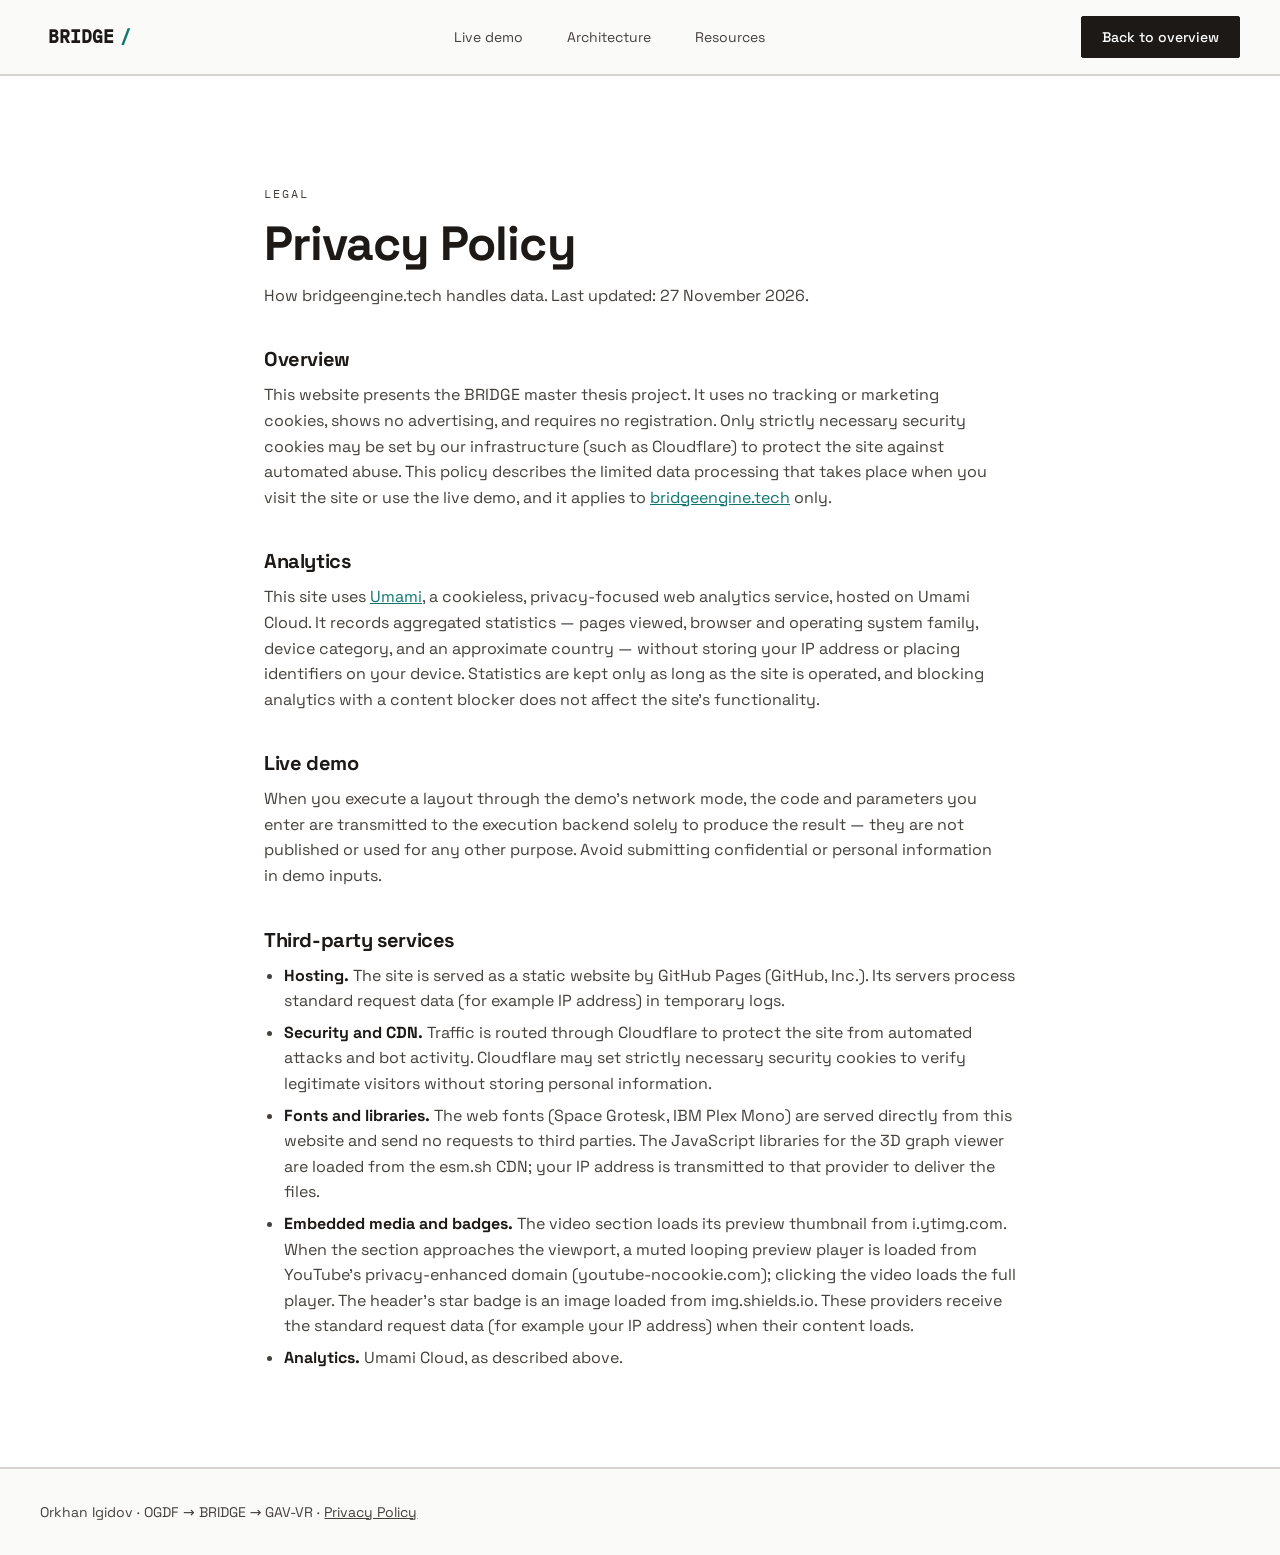
<file: privacy.html>
<!DOCTYPE html>
<html lang="en">

<head>
    <meta charset="UTF-8">
    <meta name="viewport" content="width=device-width, initial-scale=1.0">
    <meta name="theme-color" content="#0f766e">
    <title>Privacy Policy — BRIDGE</title>
    <meta name="description"
        content="Privacy policy for bridgeengine.tech: cookieless analytics, live demo data handling, and the third-party services used by the site.">
    <link rel="icon" href="favicon.svg" type="image/svg+xml">
    <link rel="stylesheet" href="assets/css/fonts.css">
    <link rel="stylesheet" href="assets/css/site.css">
</head>

<body>

    <header class="site-header">
        <div class="container header-inner">
            <a class="brand" href="/">BRIDGE<span class="brand-mark">/</span></a>
            <nav class="nav" aria-label="Main">
                <a class="nav-link" href="/#demo">Live demo</a>
                <a class="nav-link" href="/#architecture">Architecture</a>
                <a class="nav-link" href="/#resources">Resources</a>
            </nav>
            <a class="btn btn--dark" href="/">Back to overview</a>
        </div>
    </header>

    <main>
        <section class="band band--light" id="policy">
            <div class="container policy">
                <div class="section-head">
                    <p class="eyebrow">Legal</p>
                    <h1>Privacy Policy</h1>
                    <p class="lead">
                        How bridgeengine.tech handles data. Last updated: 27 November 2026.
                    </p>
                </div>

                <h2>Overview</h2>
                <p>
                    This website presents the BRIDGE master thesis project. It uses no tracking or marketing cookies,
                    shows no advertising, and requires no registration. Only strictly necessary security cookies may be
                    set by our infrastructure (such as Cloudflare) to protect the site against automated abuse. This
                    policy describes the limited data processing that takes place when you visit the site or use the
                    live demo, and it applies to <a href="https://bridgeengine.tech/">bridgeengine.tech</a> only.
                </p>

                <h2>Analytics</h2>
                <p>
                    This site uses <a href="https://umami.is/" rel="noopener noreferrer">Umami</a>, a cookieless,
                    privacy-focused web analytics service, hosted on Umami Cloud. It records aggregated statistics —
                    pages viewed, browser and operating system family, device category, and an approximate country —
                    without storing your IP address or placing identifiers on your device. Statistics are kept only as
                    long as the site is operated, and blocking analytics with a content blocker does not affect the
                    site's functionality.
                </p>

                <h2>Live demo</h2>
                <p>
                    When you execute a layout through the demo's network mode, the code and parameters you enter are
                    transmitted to the execution backend solely to produce the result — they are not published or
                    used for any other purpose. Avoid submitting confidential or personal information in demo inputs.
                </p>

                <h2>Third-party services</h2>
                <ul>
                    <li>
                        <strong>Hosting.</strong> The site is served as a static website by GitHub Pages
                        (GitHub, Inc.). Its servers process standard request data (for example IP address) in temporary
                        logs.
                    </li>
                    <li>
                        <strong>Security and CDN.</strong> Traffic is routed through Cloudflare to protect
                        the site from automated attacks and bot activity. Cloudflare may set strictly necessary security
                        cookies to verify legitimate visitors without storing personal information.
                    </li>
                    <li>
                        <strong>Fonts and libraries.</strong> The web fonts (Space Grotesk, IBM Plex Mono) are
                        served directly from this website and send no requests to third parties. The JavaScript
                        libraries for the 3D graph viewer are loaded from the esm.sh CDN; your IP address is
                        transmitted to that provider to deliver the files.
                    </li>
                    <li>
                        <strong>Embedded media and badges.</strong> The video section loads its preview
                        thumbnail from i.ytimg.com. When the section approaches the viewport, a muted looping
                        preview player is loaded from YouTube's privacy-enhanced domain
                        (youtube-nocookie.com); clicking the video loads the full player. The header's star
                        badge is an image loaded from img.shields.io. These providers receive the standard
                        request data (for example your IP address) when their content loads.
                    </li>
                    <li>
                        <strong>Analytics.</strong> Umami Cloud, as described above.
                    </li>
                </ul>
            </div>
        </section>
    </main>

    <footer class="site-footer">
        <div class="container footer-inner">
            <span class="footer-note">Orkhan Igidov · OGDF → BRIDGE → GAV-VR · <a href="/privacy.html">Privacy
                    Policy</a></span>
        </div>
    </footer>
</body>

</html>
</file>
<file: assets/css/fonts.css>
/* Self-hosted fonts (latin + latin-ext subsets). Source: Google Fonts —
   Space Grotesk (variable, weights 400-700) and IBM Plex Mono (400/500).
   Regenerate with tools/selfhost-fonts.py. */

/* --- Space Grotesk (variable font: one file covers weights 400-700) --- */
@font-face {
  font-family: 'Space Grotesk';
  font-style: normal;
  font-weight: 400 700;
  font-display: swap;
  src: url(../fonts/space-grotesk-latin.woff2) format('woff2');
  unicode-range: U+0000-00FF, U+0131, U+0152-0153, U+02BB-02BC, U+02C6, U+02DA, U+02DC, U+0304, U+0308, U+0329, U+2000-206F, U+20AC, U+2122, U+2191, U+2193, U+2212, U+2215, U+FEFF, U+FFFD;
}

@font-face {
  font-family: 'Space Grotesk';
  font-style: normal;
  font-weight: 400 700;
  font-display: swap;
  src: url(../fonts/space-grotesk-latin-ext.woff2) format('woff2');
  unicode-range: U+0100-02BA, U+02BD-02C5, U+02C7-02CC, U+02CE-02D7, U+02DD-02FF, U+0304, U+0308, U+0329, U+1D00-1DBF, U+1E00-1E9F, U+1EF2-1EFF, U+2020, U+20A0-20AB, U+20AD-20C4, U+2113, U+2C60-2C7F, U+A720-A7FF;
}

/* --- IBM Plex Mono --- */
@font-face {
  font-family: 'IBM Plex Mono';
  font-style: normal;
  font-weight: 400;
  font-display: swap;
  src: url(../fonts/ibm-plex-mono-400-latin.woff2) format('woff2');
  unicode-range: U+0000-00FF, U+0131, U+0152-0153, U+02BB-02BC, U+02C6, U+02DA, U+02DC, U+0304, U+0308, U+0329, U+2000-206F, U+20AC, U+2122, U+2191, U+2193, U+2212, U+2215, U+FEFF, U+FFFD;
}

@font-face {
  font-family: 'IBM Plex Mono';
  font-style: normal;
  font-weight: 400;
  font-display: swap;
  src: url(../fonts/ibm-plex-mono-400-latin-ext.woff2) format('woff2');
  unicode-range: U+0100-02BA, U+02BD-02C5, U+02C7-02CC, U+02CE-02D7, U+02DD-02FF, U+0304, U+0308, U+0329, U+1D00-1DBF, U+1E00-1E9F, U+1EF2-1EFF, U+2020, U+20A0-20AB, U+20AD-20C4, U+2113, U+2C60-2C7F, U+A720-A7FF;
}

@font-face {
  font-family: 'IBM Plex Mono';
  font-style: normal;
  font-weight: 500;
  font-display: swap;
  src: url(../fonts/ibm-plex-mono-500-latin.woff2) format('woff2');
  unicode-range: U+0000-00FF, U+0131, U+0152-0153, U+02BB-02BC, U+02C6, U+02DA, U+02DC, U+0304, U+0308, U+0329, U+2000-206F, U+20AC, U+2122, U+2191, U+2193, U+2212, U+2215, U+FEFF, U+FFFD;
}

@font-face {
  font-family: 'IBM Plex Mono';
  font-style: normal;
  font-weight: 500;
  font-display: swap;
  src: url(../fonts/ibm-plex-mono-500-latin-ext.woff2) format('woff2');
  unicode-range: U+0100-02BA, U+02BD-02C5, U+02C7-02CC, U+02CE-02D7, U+02DD-02FF, U+0304, U+0308, U+0329, U+1D00-1DBF, U+1E00-1E9F, U+1EF2-1EFF, U+2020, U+20A0-20AB, U+20AD-20C4, U+2113, U+2C60-2C7F, U+A720-A7FF;
}
</file>
<file: assets/css/site.css>
/* ============ tokens ============ */
:root {
    --ink: #1c1917;
    --ink-soft: #44403c;
    --ink-mute: #57534e;
    --paper: #fafaf9;
    --panel: #ffffff;
    --band: #f5f5f4;
    --line: #d6d3d1;
    --line-strong: #a8a29e;
    --accent: #0f766e;
    --accent-deep: #134e4a;
    --accent-soft: #ccfbf1;
    --font-sans: "Space Grotesk", ui-sans-serif, system-ui, sans-serif;
    --font-mono: "IBM Plex Mono", ui-monospace, monospace;
    --radius: 2px;
    --container: 80rem;
    --gutter: clamp(1.25rem, 4vw, 2.5rem);
    --focus-ring: 2px solid var(--accent, #0f766e);
    --focus-offset: 2px;
    --transition-fast: 0.15s ease;
    --shadow-sm: 0 1px 2px rgba(0, 0, 0, 0.05);
    --shadow-md: 0 4px 6px rgba(0, 0, 0, 0.07);
    color-scheme: light;
}

/* ============ reduced motion ============ */
@media (prefers-reduced-motion: reduce) {

    *,
    *::before,
    *::after {
        animation-duration: 0.01ms !important;
        animation-iteration-count: 1 !important;
        transition-duration: 0.01ms !important;
        scroll-behavior: auto !important;
    }
}

/* ============ base ============ */
* {
    box-sizing: border-box;
}

[hidden] {
    display: none !important;
}

body {
    margin: 0;
    font-family: var(--font-sans, "Space Grotesk", ui-sans-serif, system-ui, sans-serif);
    color: var(--ink, #1c1917);
    background: var(--paper, #fafaf9);
    line-height: 1.6;
    -webkit-font-smoothing: antialiased;
    overflow-x: hidden;
}

h1,
h2,
h3 {
    margin: 0;
    line-height: 1.1;
    letter-spacing: -0.02em;
    text-wrap: balance;
}

h3 {
    letter-spacing: 0;
}

p {
    margin: 0;
}

a {
    color: inherit;
}

code {
    font-family: var(--font-mono, "IBM Plex Mono", ui-monospace, monospace);
    font-size: 0.8125rem;
    background: var(--band, #f5f5f4);
    border: 1px solid var(--line, #d6d3d1);
    border-radius: var(--radius, 2px);
    padding: 0.05rem 0.3rem;
}

.container {
    max-width: var(--container);
    margin-inline: auto;
    padding-inline: var(--gutter);
}

.band {
    padding-block: clamp(3.5rem, 8vw, 6rem);
}

.band--light {
    background: var(--panel, #ffffff);
    border-block: 1px solid var(--line, #d6d3d1);
}

.band--muted {
    background: var(--band, #f5f5f4);
    border-block: 1px solid var(--line, #d6d3d1);
}

.label,
.eyebrow {
    display: block;
    font-family: var(--font-mono, "IBM Plex Mono", ui-monospace, monospace);
    font-size: 0.75rem;
    letter-spacing: 0.16em;
    text-transform: uppercase;
}

.label {
    color: var(--ink-mute, #57534e);
}

.eyebrow {
    color: var(--accent-deep, #134e4a);
    margin-bottom: 0.9rem;
}

.accent {
    color: var(--accent-deep, #134e4a);
}

.lead {
    margin-top: 0.9rem;
    max-width: 42rem;
    color: var(--ink-soft, #44403c);
}

.section-head {
    margin-bottom: 2.25rem;
}

.section-footnote {
    margin-top: 2rem;
    font-size: 0.9375rem;
    color: var(--ink-soft, #44403c);
    max-width: 52rem;
    border-left: 2px solid var(--accent, #0f766e);
    padding-left: 1.25rem;
    clear: both;
}

/* ============ header / footer ============ */
.site-header {
    border-bottom: 1px solid var(--line, #d6d3d1);
    background: var(--paper, #fafaf9);
}

.header-inner {
    display: flex;
    flex-wrap: wrap;
    align-items: center;
    justify-content: space-between;
    gap: 1.25rem;
    padding-block: 1rem;
}

.brand {
    font-family: var(--font-mono, "IBM Plex Mono", ui-monospace, monospace);
    font-weight: 600;
    font-size: 1.125rem;
    text-decoration: none;
    padding: 0.25rem 0.5rem;
    border-radius: var(--radius, 2px);
    transition: color var(--transition-fast, 0.15s ease), background-color var(--transition-fast, 0.15s ease);
}

.brand:hover {
    color: var(--accent-deep, #134e4a);
    background: var(--accent-soft, #ccfbf1);
}

.brand:focus-visible {
    outline: var(--focus-ring, 2px solid #0f766e);
    outline-offset: var(--focus-offset, 2px);
}

.brand-mark {
    color: var(--accent, #0f766e);
    margin-left: 0.35rem;
}

.nav {
    display: none;
    gap: 1.75rem;
    font-size: 0.875rem;
}

.nav-link {
    text-decoration: none;
    color: var(--ink-soft, #44403c);
    padding: 0.25rem 0.5rem;
    border-radius: var(--radius, 2px);
    transition: color var(--transition-fast, 0.15s ease), background-color var(--transition-fast, 0.15s ease);
}

.nav-link:hover {
    color: var(--accent-deep, #134e4a);
    background: var(--accent-soft, #ccfbf1);
}

.nav-link:focus-visible {
    outline: var(--focus-ring, 2px solid #0f766e);
    outline-offset: var(--focus-offset, 2px);
}

@media (min-width: 80rem) {
    .nav {
        display: flex;
    }
}

.site-footer {
    border-top: 1px solid var(--line, #d6d3d1);
    background: var(--paper, #fafaf9);
}

.footer-inner {
    display: flex;
    flex-direction: column;
    gap: 0.35rem;
    padding-block: 2rem;
    font-size: 0.875rem;
    color: var(--ink-soft, #44403c);
}

@media (min-width: 40rem) {
    .footer-inner {
        flex-direction: row;
        align-items: center;
        justify-content: space-between;
    }
}

/* ============ hero ============ */
.hero {
    padding-block: clamp(4rem, 9vw, 7rem) clamp(3rem, 7vw, 5rem);
}

.hero-title {
    font-size: clamp(2.75rem, 7vw, 4.75rem);
    font-weight: 600;
}

.hero-sub {
    margin-top: 1rem;
    font-size: clamp(1.125rem, 2vw, 1.375rem);
    font-weight: 500;
    color: var(--ink-soft, #44403c);
}

.hero-grid {
    margin-top: 2.5rem;
    display: grid;
    gap: 2.5rem;
}

@media (min-width: 48rem) {
    .hero-grid {
        grid-template-columns: 2fr 1fr;
        align-items: end;
    }
}

.hero-lede {
    font-size: 1.0625rem;
    line-height: 1.75;
    color: var(--ink-soft, #44403c);
    max-width: 40rem;
}

.badge-row {
    margin-top: 1.5rem;
    display: flex;
    flex-wrap: wrap;
    gap: 0.5rem;
}

.badge {
    display: inline-block;
    border: 1px solid var(--line-strong, #a8a29e);
    padding: 0.3rem 0.7rem;
    font-family: var(--font-mono, "IBM Plex Mono", ui-monospace, monospace);
    font-size: 0.75rem;
    letter-spacing: 0.1em;
    text-transform: uppercase;
    color: var(--ink-soft, #44403c);
    background: var(--panel, #ffffff);
    transition: background-color var(--transition-fast, 0.15s ease), border-color var(--transition-fast, 0.15s ease), color var(--transition-fast, 0.15s ease);
}

.badge:hover {
    background: var(--band, #f5f5f4);
    border-color: var(--accent, #0f766e);
    color: var(--accent-deep, #134e4a);
}

.hero-aside {
    border-left: 2px solid var(--accent, #0f766e);
    padding-left: 1.25rem;
}

.hero-aside-title {
    margin-top: 0.75rem;
    font-size: 1.25rem;
    font-weight: 500;
}

.hero-aside-note {
    margin-top: 0.5rem;
    font-size: 0.875rem;
    color: var(--ink-mute, #57534e);
}

.gh-group {
    display: inline-flex;
    align-items: center;
    gap: 0.75rem;
}

.star-badge-link {
    display: inline-flex;
    align-items: center;
    line-height: 0;
}

.star-badge-link:hover {
    opacity: 0.85;
}

.star-badge-link img {
    display: block;
}

/* The stars badge only fits once the header has room to spare. */
@media (max-width: 47.999rem) {
    .star-badge-link {
        display: none;
    }
}

/* ============ buttons ============ */
.btn {
    display: inline-block;
    border: 1px solid var(--ink, #1c1917);
    border-radius: var(--radius, 2px);
    padding: 0.7rem 1.25rem;
    font: 500 0.875rem var(--font-sans, "Space Grotesk", ui-sans-serif, system-ui, sans-serif);
    cursor: pointer;
    text-decoration: none;
    text-align: center;
    transition: background-color var(--transition-fast, 0.15s ease), color var(--transition-fast, 0.15s ease), border-color var(--transition-fast, 0.15s ease), box-shadow var(--transition-fast, 0.15s ease);
}

.btn--dark {
    background: var(--ink, #1c1917);
    color: var(--panel, #ffffff);
}

.btn--dark:hover {
    background: var(--ink-soft, #44403c);
    box-shadow: var(--shadow-sm, 0 1px 2px rgba(0, 0, 0, 0.05));
}

.btn--dark:active {
    background: var(--ink-mute, #57534e);
}

.btn-icon {
    display: inline-flex;
    align-items: center;
    justify-content: center;
    width: 3rem;
    height: 3rem;
    padding: 0;
    border-radius: 50%;
    background: transparent;
    border-color: transparent;
    color: var(--ink, #1c1917);
}

.btn-icon:hover {
    background: transparent;
    box-shadow: none;
    opacity: 0.7;
}

.btn-icon:active {
    background: transparent;
    color: var(--ink-mute, #57534e);
}

.btn--primary {
    background: var(--accent, #0f766e);
    border-color: var(--accent, #0f766e);
    color: var(--panel, #ffffff);
}

.btn--primary:hover {
    background: var(--accent-deep, #134e4a);
    border-color: var(--accent-deep, #134e4a);
    box-shadow: var(--shadow-sm, 0 1px 2px rgba(0, 0, 0, 0.05));
}

.btn--primary:active {
    background: var(--accent, #0f766e);
    transform: scale(0.98);
}

.btn:disabled {
    opacity: 0.5;
    cursor: not-allowed;
}

/* Focus visible - unified token-based */
:where(.btn, .stepper-button, .copy-btn, .nav-link, .brand, .expand-btn):focus-visible {
    outline: var(--focus-ring, 2px solid #0f766e);
    outline-offset: var(--focus-offset, 2px);
}

/* Form elements - higher specificity to override browser defaults */
input:focus-visible,
select:focus-visible,
textarea:focus-visible,
summary:focus-visible {
    outline: var(--focus-ring, 2px solid #0f766e);
    outline-offset: var(--focus-offset, 2px);
}

/* ============ demo section ============ */
.demo-head {
    display: grid;
    gap: 2rem;
    margin-bottom: 2.5rem;
    align-items: center;
}

.demo-title {
    margin-bottom: 0.5rem;
    font-weight: 600;
}

@media (min-width: 48rem) {
    .demo-head {
        grid-template-columns: 7fr 5fr;
        align-items: end;
    }
}

.api-key-row {
    display: flex;
    margin-top: 0.5rem;
}

.api-key-field > .label {
    text-transform: none;
    letter-spacing: 0.01em;
    font-weight: 500;
    font-size: 0.875rem;
}

.api-key-field input {
    flex: 1;
    min-width: 0;
    border: 1px solid var(--line-strong, #a8a29e);
    border-radius: var(--radius, 2px);
    background: var(--panel, #ffffff);
    padding: 0.7rem 0.75rem;
    font: 0.875rem var(--font-mono, "IBM Plex Mono", ui-monospace, monospace);
    color: var(--ink, #1c1917);
    transition: border-color var(--transition-fast, 0.15s ease), box-shadow var(--transition-fast, 0.15s ease);
}

.api-key-field input:hover {
    border-color: var(--accent, #0f766e);
}

.api-key-field input:focus-visible {
    outline: var(--focus-ring, 2px solid #0f766e);
    outline-offset: var(--focus-offset, 2px);
    border-color: var(--accent, #0f766e);
    box-shadow: 0 0 0 3px var(--accent-soft, #ccfbf1);
}

/* Verified connection hides the key input until the key is edited or a run fails. */
.api-key-field.is-connected > .label,
.api-key-field.is-connected .api-key-row {
    display: none;
}

/* API-key auth is disabled temporarily (backend no longer accepts keys):
   the field carries the hidden attribute in index.html. The rules below
   stay for re-enabling. */

.api-key-field .api-key-hint {
    margin-top: 0.4rem;
    font-size: 0.8125rem;
}

.api-key-field .api-key-hint[data-state='ok'] {
    color: var(--accent, #0f766e);
}

.api-key-field .api-key-hint[data-state='error'] {
    color: #b91c1c;
}

.api-key-field.is-error input {
    border-color: #b91c1c;
}

/* Ensure focus outlines are not clipped by overflow:hidden containers */
.pane-body:focus-within,
.codeblock:focus-within,
.figure:focus-within,
.editor:focus-within {
    overflow: visible;
}

.mode-panel {
    margin-top: 1.5rem;
    padding-block: 1.5rem;
    border-block: 1px solid var(--line, #d6d3d1);
}

.mode-panel .label {
    margin-bottom: 0.5rem;
}

.mode-panel select {
    display: block;
    width: 100%;
    border: 1px solid var(--line-strong, #a8a29e);
    border-radius: var(--radius, 2px);
    background: var(--panel, #ffffff);
    padding: 0.7rem 0.75rem;
    font: 0.875rem var(--font-sans, "Space Grotesk", ui-sans-serif, system-ui, sans-serif);
    color: var(--ink, #1c1917);
    transition: border-color var(--transition-fast, 0.15s ease), box-shadow var(--transition-fast, 0.15s ease);
    appearance: none;
    background-image: url("data:image/svg+xml,%3Csvg xmlns='http://www.w3.org/2000/svg' width='12' height='12' viewBox='0 0 24 24' fill='none' stroke='%2357534e' stroke-width='2'%3E%3Cpath d='M6 9l6 6 6-6'/%3E%3C/svg%3E");
    background-repeat: no-repeat;
    background-position: right 0.75rem center;
    padding-right: 2.5rem;
}

.mode-panel select:hover {
    border-color: var(--accent, #0f766e);
}

.mode-panel select:focus-visible {
    outline: var(--focus-ring, 2px solid #0f766e);
    outline-offset: var(--focus-offset, 2px);
    border-color: var(--accent, #0f766e);
    box-shadow: 0 0 0 3px var(--accent-soft, #ccfbf1);
}

.mode-note {
    margin-top: 0.6rem;
    font-size: 0.875rem;
    color: var(--ink-mute, #57534e);
    max-width: 42rem;
}

.mode-panel .btn {
    margin-top: 1.25rem;
}

@media (min-width: 48rem) {
    #run-custom {
        width: auto;
        min-width: 16rem;
    }
}

.params-row {
    margin-top: 1.5rem;
    display: grid;
    gap: 1.5rem;
}

@media (min-width: 40rem) {
    .params-row {
        grid-template-columns: 1fr auto;
        align-items: end;
    }
}

.control-row {
    display: grid;
    grid-template-columns: repeat(auto-fit, minmax(200px, 1fr));
    gap: 1.5rem;
    margin-bottom: 1.5rem;
}

.control {
    display: flex;
    flex-direction: column;
}

.mode-panel .label {
    margin-bottom: 0.4rem;
    font-weight: 500;
    font-size: 0.875rem;
    text-transform: none;
    letter-spacing: 0.01em;
    color: var(--ink-soft, #44403c);
}

.param-select-group {
    display: flex;
    flex-wrap: wrap;
    align-items: center;
    gap: 0.75rem;
}

.param-file-status {
    margin-top: 0.4rem;
    font-size: 0.8125rem;
    color: var(--ink-mute, #57534e);
    min-width: 0;
    white-space: nowrap;
    overflow: hidden;
    text-overflow: ellipsis;
}

.param-upload-btn {
    display: inline-block;
    padding: 0.7rem 1rem;
    font-size: 0.875rem;
    font-weight: 500;
    color: var(--panel, #ffffff);
    background: var(--ink, #1c1917);
    border-radius: var(--radius, 2px);
    cursor: pointer;
    transition: opacity var(--transition-fast, 0.15s ease);
}

.param-upload-btn:hover {
    opacity: 0.8;
}

.param-download {
    display: inline-flex;
    align-items: center;
    padding: 0.7rem 1rem;
    font-size: 0.875rem;
    font-weight: 500;
    color: var(--ink, #1c1917);
    background: var(--band, #f5f5f4);
    border: 1px solid var(--line-strong, #a8a29e);
    border-radius: var(--radius, 2px);
    text-decoration: none;
    transition: background-color var(--transition-fast, 0.15s ease), color var(--transition-fast, 0.15s ease);
}

.param-download:hover {
    background: var(--line, #d6d3d1);
    color: var(--ink, #1c1917);
}

.control-value,
.stepper-value {
    font-family: var(--font-mono, "IBM Plex Mono", ui-monospace, monospace);
    font-size: 0.875rem;
    color: var(--ink, #1c1917);
    font-variant-numeric: tabular-nums;
    min-width: 2.5rem;
    text-align: right;
}

.stepper {
    display: inline-flex;
    align-items: center;
    border: 1px solid var(--line-strong, #a8a29e);
    border-radius: var(--radius, 2px);
    background: var(--panel, #ffffff);
}

.stepper-button {
    border: 0;
    background: transparent;
    width: 2rem;
    height: 2rem;
    font: 500 1rem var(--font-sans, "Space Grotesk", ui-sans-serif, system-ui, sans-serif);
    color: var(--ink-soft, #44403c);
    cursor: pointer;
    transition: background-color var(--transition-fast, 0.15s ease), color var(--transition-fast, 0.15s ease);
}

.stepper-button:hover {
    background: var(--band, #f5f5f4);
    color: var(--ink, #1c1917);
}

.stepper-button:active {
    background: var(--line, #d6d3d1);
    transform: scale(0.95);
}

.stepper-value {
    padding: 0 0.4rem;
}

.editor-grid {
    display: grid;
    gap: 1.25rem;
}

@media (min-width: 64rem) {
    .editor-grid {
        grid-template-columns: 1fr 1fr;
    }
}

.editor-head {
    display: flex;
    align-items: center;
    justify-content: space-between;
    gap: 1rem;
    margin-bottom: 0.5rem;
}

.editor textarea {
    width: 100%;
    height: 14rem;
    resize: vertical;
    border: 1px solid var(--line-strong, #a8a29e);
    border-radius: var(--radius, 2px);
    background: var(--band, #f5f5f4);
    padding: 1rem;
    font: 0.8125rem/1.5 var(--font-mono, "IBM Plex Mono", ui-monospace, monospace);
    color: var(--ink-soft, #44403c);
    transition: border-color var(--transition-fast, 0.15s ease), box-shadow var(--transition-fast, 0.15s ease);
}

.editor textarea:hover {
    border-color: var(--accent, #0f766e);
}

.editor textarea:focus-visible {
    outline: var(--focus-ring, 2px solid #0f766e);
    outline-offset: var(--focus-offset, 2px);
    border-color: var(--accent, #0f766e);
    box-shadow: 0 0 0 3px var(--accent-soft, #ccfbf1);
    background: var(--panel, #ffffff);
}

.custom-foot {
    margin-top: 1.25rem;
    display: flex;
    flex-direction: column;
    gap: 1rem;
}

@media (min-width: 64rem) {
    .custom-foot {
        flex-direction: row;
        align-items: center;
        justify-content: space-between;
    }
}

.status {
    margin-top: 1.25rem;
    display: flex;
    flex-wrap: wrap;
    align-items: baseline;
    gap: 0.4rem 0.75rem;
    border-left: 2px solid var(--accent, #0f766e);
    background: var(--band, #f5f5f4);
    padding: 0.75rem 1rem;
    font-size: 0.875rem;
    border-radius: 0 var(--radius, 2px) var(--radius, 2px) 0;
    transition: background-color var(--transition-fast, 0.15s ease), border-color var(--transition-fast, 0.15s ease);
}

.status-job {
    margin-left: auto;
    font-family: var(--font-mono, "IBM Plex Mono", ui-monospace, monospace);
    font-size: 0.75rem;
    letter-spacing: 0.14em;
    text-transform: uppercase;
    color: var(--accent-deep, #134e4a);
    background: var(--accent-soft, #ccfbf1);
    padding: 0.15rem 0.5rem;
    border-radius: var(--radius, 2px);
    font-weight: 500;
}

/* engine health states (js/ui/demo.js runHealthCheck) */
.status[data-state="ready"] {
    border-left-color: #15803d;
}

.status[data-state="ready"] .status-job {
    color: #14532d;
    background: #dcfce7;
}

.status[data-state="offline"] {
    border-left-color: #b91c1c;
}

.status[data-state="offline"] .status-job {
    color: #991b1b;
    background: #fee2e2;
}

/* ============ panes ============ */
.panes {
    margin-top: 2.25rem;
    display: grid;
    gap: 1.75rem;
    align-items: start;
}

@media (min-width: 64rem) {
    .panes {
        grid-template-columns: repeat(2, minmax(0, 1fr));
    }
}

.pane {
    min-width: 0;
}

.pane-head {
    display: flex;
    align-items: center;
    justify-content: space-between;
    gap: 1rem;
    min-height: 3rem;
    padding-bottom: 0.75rem;
    border-bottom: 1px solid var(--line, #d6d3d1);
    margin-bottom: 0.75rem;
}

.pane-head h3 {
    min-width: 0;
    font-size: 1.0625rem;
    font-weight: 500;
}

.pane-body {
    display: flex;
    flex-direction: column;
    background: var(--panel, #ffffff);
    border: 1px solid var(--line, #d6d3d1);
    border-radius: var(--radius, 2px);
    height: 37rem;
    padding: 0.75rem;
    overflow: hidden;
}

#svg-output {
    position: relative;
    display: flex;
    flex: 1 1 0;
    align-items: center;
    justify-content: center;
    width: 100%;
    min-width: 0;
    min-height: 0;
    overflow: hidden;
}

#svg-output svg {
    display: block;
    flex: 1 1 0;
    width: 100%;
    height: 100%;
    min-width: 0;
    min-height: 0;
    max-width: 100%;
    max-height: 100%;
    object-fit: contain;
}

@media (max-width: 63.999rem) {
    .pane-body {
        height: 32rem;
    }
}

.pane-body svg {
    display: block;
    width: 100%;
    height: auto;
    max-width: 100%;
}

.graph-empty {
    min-height: 15rem;
    display: flex;
    align-items: center;
    justify-content: center;
    text-align: center;
    padding-inline: 1.5rem;
    border: 1px dashed var(--line-strong, #a8a29e);
    font-size: 0.875rem;
    color: var(--ink-mute, #57534e);
}

/* dark pane */
/* ============ panels: checks + stages ============ */
.panel-grid {
    margin-top: 2.25rem;
    display: grid;
    gap: 1.75rem;
}

@media (min-width: 64rem) {
    .panel-grid {
        grid-template-columns: 1fr 1fr;
    }
}

.panel-head {
    display: flex;
    align-items: baseline;
    justify-content: space-between;
    gap: 1rem;
    padding-bottom: 0.75rem;
    border-bottom: 1px solid var(--line, #d6d3d1);
}

.panel-title {
    font-weight: 500;
    font-size: 1.0625rem;
}

.stages-summary {
    font-family: var(--font-mono, "IBM Plex Mono", ui-monospace, monospace);
    font-size: 0.75rem;
    letter-spacing: 0.12em;
    text-transform: uppercase;
    color: var(--accent-deep, #134e4a);
    font-variant-numeric: tabular-nums;
}

.check-row {
    display: flex;
    gap: 0.75rem;
    align-items: baseline;
    padding-block: 0.7rem;
    border-bottom: 1px solid var(--line, #d6d3d1);
    font-size: 0.875rem;
    color: var(--ink-soft, #44403c);
}

.check-row:last-of-type {
    border-bottom: 0;
}

.check-marker {
    flex: 0 0 8px;
    width: 8px;
    height: 8px;
    background: var(--accent, #0f766e);
    align-self: center;
}

.stage-row .check-marker {
    background: var(--line-strong, #a8a29e);
}

.stage-row.is-done .check-marker {
    background: var(--accent, #0f766e);
}

.stage-row.is-active .check-marker {
    background: var(--accent-deep, #134e4a);
}

.stage-row.is-failed .check-marker {
    background: var(--ink, #1c1917);
}

.stage-row.is-pending {
    color: var(--ink-mute, #57534e);
}

.panel-note {
    margin-top: 0.75rem;
    font-size: 0.8125rem;
    color: var(--ink-mute, #57534e);
}

/* ============ codeblocks + tabs ============ */
.codeblock {
    margin-top: 1.75rem;
    border: 1px solid var(--line, #d6d3d1);
    border-radius: var(--radius, 2px);
    overflow: hidden;
    color-scheme: dark; /* dark scrollbars and selection inside code panels */
}

.codeblock-head {
    display: flex;
    align-items: center;
    justify-content: space-between;
    gap: 1rem;
    padding: 0.5rem 0.75rem;
    border-bottom: 1px solid var(--line, #d6d3d1);
    background: var(--band, #f5f5f4);
}

.codeblock-title {
    font-family: var(--font-mono, "IBM Plex Mono", ui-monospace, monospace);
    font-size: 0.75rem;
    letter-spacing: 0.08em;
    color: var(--ink-soft, #44403c);
}

.codeblock pre {
    margin: 0;
    background: var(--ink, #1c1917);
    color: #e7e5e4;
    padding: 1rem;
    overflow-x: auto;
    max-width: 100%;
    border-radius: 0 0 var(--radius, 2px) var(--radius, 2px);
}

.codeblock pre code {
    background: transparent;
    border: 0;
    color: inherit;
    font-size: 0.8125rem;
    line-height: 1.6;
    white-space: pre-wrap;
    word-break: break-word;
    display: block;
}

.codeblock--flat pre {
    background: var(--panel, #ffffff);
    color: var(--ink-soft, #44403c);
    border-radius: 0 0 var(--radius, 2px) var(--radius, 2px);
}

.copy-btn {
    display: inline-flex;
    align-items: center;
    gap: 0.4rem;
    border: 1px solid var(--line-strong, #a8a29e);
    border-radius: var(--radius, 2px);
    background: var(--panel, #ffffff);
    color: var(--ink-soft, #44403c);
    padding: 0.3rem 0.6rem;
    font: 500 0.75rem var(--font-sans, "Space Grotesk", ui-sans-serif, system-ui, sans-serif);
    cursor: pointer;
    transition: background-color var(--transition-fast, 0.15s ease), border-color var(--transition-fast, 0.15s ease), color var(--transition-fast, 0.15s ease);
}

.copy-btn:hover {
    background: var(--band, #f5f5f4);
    border-color: var(--accent, #0f766e);
    color: var(--accent-deep, #134e4a);
}

.copy-btn:active {
    background: var(--line, #d6d3d1);
    transform: scale(0.98);
}

.copy-btn [data-copy-label] {
    transition: opacity var(--transition-fast, 0.15s ease);
}

/* ============ contract + about ============ */
.contract {
    margin-top: 1.75rem;
    padding-top: 1rem;
    border-top: 1px solid var(--line, #d6d3d1);
    font-size: 0.875rem;
    color: var(--ink-soft, #44403c);
}

.contract summary {
    cursor: pointer;
    font-weight: 500;
}

.contract-grid {
    margin-top: 1rem;
    display: grid;
    gap: 1.5rem;
}

@media (min-width: 48rem) {
    .contract-grid {
        grid-template-columns: 1fr 1fr;
    }
}

.contract-grid p {
    margin-top: 0.5rem;
    line-height: 1.65;
}

.contract-grid .label {
    margin-bottom: 0;
}

.about {
    margin-top: 1rem;
    padding-top: 1rem;
    border-top: 1px solid var(--line, #d6d3d1);
    font-size: 0.875rem;
    color: var(--ink-soft, #44403c);
}

.about .label {
    margin: 0;
}

.about p {
    margin-top: 0.75rem;
    line-height: 1.7;
    max-width: 52rem;
}

/* ============ video embed ============ */
.video-embed {
    margin: 0;
    max-width: 60rem;
}

.video-stage {
    position: relative;
    aspect-ratio: 16 / 9;
    border: 1px solid var(--line, #d6d3d1);
    border-radius: var(--radius, 2px);
    background: var(--ink, #1c1917);
    overflow: hidden;
}

.video-facade {
    position: absolute;
    inset: 0;
    display: block;
    width: 100%;
    height: 100%;
    padding: 0;
    border: 0;
    background: transparent;
    cursor: pointer;
}

.video-facade img {
    display: block;
    width: 100%;
    height: 100%;
    object-fit: cover;
    transition: transform 0.3s ease, opacity 0.3s ease;
}

.video-facade:hover img,
.video-facade:focus-visible img {
    transform: scale(1.02);
    opacity: 0.88;
}

.video-play {
    position: absolute;
    top: 50%;
    left: 50%;
    transform: translate(-50%, -50%);
    z-index: 2;
    display: grid;
    place-items: center;
    width: 4.5rem;
    height: 4.5rem;
    border-radius: 50%;
    background: var(--accent, #0f766e);
    color: var(--panel, #ffffff);
    box-shadow: var(--shadow-md, 0 4px 6px rgba(0, 0, 0, 0.07));
    transition: background-color var(--transition-fast, 0.15s ease), transform var(--transition-fast, 0.15s ease);
}

.video-play svg {
    margin-left: 0.2rem;
}

.video-facade:hover .video-play,
.video-facade:focus-visible .video-play {
    background: var(--accent-deep, #134e4a);
    transform: translate(-50%, -50%) scale(1.06);
}

.video-facade:focus-visible {
    outline: var(--focus-ring, 2px solid #0f766e);
    /* Negative offset keeps the outline visible inside the clipped stage */
    outline-offset: -3px;
}

/* Both the muted preview and the full player are staged inside .video-stage */
.video-stage iframe {
    position: absolute;
    inset: 0;
    width: 100%;
    height: 100%;
    border: 0;
}

.video-preview-frame {
    position: absolute;
    inset: 0;
    z-index: 1;
    pointer-events: none; /* clicks fall through to the facade button */
}

.video-preview-hint {
    display: none;
    position: absolute;
    left: 0.75rem;
    bottom: 0.75rem;
    z-index: 2;
    padding: 0.25rem 0.5rem;
    font-family: var(--font-mono, "IBM Plex Mono", ui-monospace, monospace);
    font-size: 0.75rem;
    letter-spacing: 0.08em;
    text-transform: uppercase;
    color: var(--panel, #ffffff);
    background: rgba(28, 25, 23, 0.78);
    border-radius: var(--radius, 2px);
}

.video-embed--preview .video-preview-hint {
    display: inline-block;
}

/* Slightly smaller play affordance while the preview loops behind it */
.video-embed--preview .video-play {
    width: 3.5rem;
    height: 3.5rem;
}

.video-embed--preview .video-play svg {
    width: 22px;
    height: 22px;
}

.video-caption {
    margin-top: 0.75rem;
    font-size: 0.8125rem;
    color: var(--ink-mute, #57534e);
}

.video-caption a {
    color: var(--accent-deep, #134e4a);
    text-decoration-thickness: 1px;
    text-underline-offset: 3px;
}

.video-caption a:hover {
    color: var(--accent, #0f766e);
}

@media (prefers-reduced-motion: reduce) {

    .video-facade img,
    .video-play {
        transition: none;
    }
}

/* ============ architecture figures ============ */
.figure {
    margin: 0 0 2.5rem;
    overflow-x: hidden;
    max-width: 100%;
    clear: both;
}

/* Narrow screens: scroll figures instead of shrinking the SVG below
   readable text sizes. */
@media (max-width: 63.999rem) {
    .figure {
        overflow-x: auto;
    }

    .figure svg {
        min-width: 60rem;
    }

    .figure.arch-inline {
        overflow-x: auto;
    }

    .arch-inline .arch-svg {
        min-width: 84rem;
    }
}

#architecture .figure {
    margin-bottom: 3rem;
}

#architecture .section-footnote {
    margin-top: 3rem;
}

.figure svg {
    width: 100%;
    height: auto;
    display: block;
}

.figure figcaption {
    margin-top: 1.5rem;
}

/* ============ reproduce ============ */
.steps {
    display: flex;
    flex-direction: column;
    gap: 2.5rem;
}

.step {
    display: grid;
    gap: 1rem;
}

@media (min-width: 48rem) {
    .step {
        grid-template-columns: 6rem 1fr;
        align-items: start;
    }
}

.step-num {
    display: inline-block;
    font-family: var(--font-mono, "IBM Plex Mono", ui-monospace, monospace);
    font-size: 0.75rem;
    letter-spacing: 0.14em;
    text-transform: uppercase;
    color: var(--accent-deep, #134e4a);
    border: 1px solid var(--accent, #0f766e);
    padding: 0.3rem 0.6rem;
    justify-self: start;
}

.step h3 {
    font-size: 1.0625rem;
    font-weight: 500;
}

.step>div>p {
    margin-top: 0.4rem;
    font-size: 0.9375rem;
    color: var(--ink-soft, #44403c);
    max-width: 44rem;
}

.step .codeblock {
    margin-top: 1.5rem;
    max-width: 100%;
    clear: both;
}

#reproduce .step .codeblock--flat pre {
    overflow-x: auto;
    max-width: 100%;
}

.repro-rows {
    margin-top: 3rem;
    border-block: 1px solid var(--line, #d6d3d1);
}

.repro-row {
    display: grid;
    gap: 0.25rem;
    padding: 1rem;
    border-bottom: 1px solid var(--line, #d6d3d1);
    font-size: 0.875rem;
    color: var(--ink-soft, #44403c);
}

.repro-row:last-child {
    border-bottom: 0;
}

@media (min-width: 40rem) {
    .repro-row {
        grid-template-columns: 11rem 1fr;
        gap: 1.5rem;
    }
}

/* ============ resources ============ */
.resources-grid {
    display: grid;
    gap: 2.5rem;
    max-width: 100%;
}

@media (min-width: 64rem) {
    .resources-grid {
        grid-template-columns: 1fr 1fr;
        align-items: start;
    }
}

.links {
    border-top: 1px solid var(--line, #d6d3d1);
    overflow-x: auto;
    max-width: 100%;
}

.link-row {
    display: grid;
    gap: 0.25rem;
    padding-block: 1rem;
    border-bottom: 1px solid var(--line, #d6d3d1);
    font-size: 0.875rem;
    color: var(--ink-soft, #44403c);
    min-width: 0;
}

@media (min-width: 40rem) {
    .link-row {
        grid-template-columns: 1fr auto;
        gap: 1.5rem;
        align-items: baseline;
    }
}

.link-row a {
    font-weight: 500;
    color: var(--accent-deep, #134e4a);
    text-decoration-thickness: 1px;
    text-underline-offset: 3px;
    word-break: break-word;
}

.link-row a:hover {
    color: var(--accent, #0f766e);
}

.link-note {
    font-size: 0.8125rem;
    color: var(--ink-mute, #57534e);
}

.link-pending {
    font-family: var(--font-mono, "IBM Plex Mono", ui-monospace, monospace);
    font-size: 0.75rem;
    letter-spacing: 0.12em;
    text-transform: uppercase;
    color: var(--ink-mute, #57534e);
    border: 1px solid var(--line-strong, #a8a29e);
    padding: 0.2rem 0.5rem;
}

/* High contrast mode support */
@media (prefers-contrast: high) {
    :root {
        --line: #000;
        --line-strong: #000;
        --ink-soft: #000;
        --ink-mute: #333;
    }
}

/* ============ animations ============ */

/* --- Keyframes --- */
@keyframes fade-in-up {
    from {
        opacity: 0;
        transform: translateY(1.25rem);
    }

    to {
        opacity: 1;
        transform: translateY(0);
    }
}

@keyframes fade-in {
    from {
        opacity: 0;
    }

    to {
        opacity: 1;
    }
}

@keyframes node-pop {
    0% {
        opacity: 0;
        transform: scale(0);
    }

    70% {
        transform: scale(1.25);
    }

    100% {
        opacity: 1;
        transform: scale(1);
    }
}

@keyframes edge-draw {
    from {
        stroke-dashoffset: 1;
    }

    to {
        stroke-dashoffset: 0;
    }
}

@keyframes flow-dash {
    to {
        stroke-dashoffset: -16;
    }
}

@keyframes marker-pulse {

    0%,
    100% {
        box-shadow: 0 0 0 0 rgba(15, 118, 110, 0.45);
    }

    50% {
        box-shadow: 0 0 0 6px rgba(15, 118, 110, 0);
    }
}

/* --- Hero entrance (on load) --- */
.hero .eyebrow,
.hero .hero-title,
.hero .hero-sub,
.hero .hero-grid {
    animation: fade-in-up 0.6s ease both;
}

.hero .eyebrow {
    animation-delay: 0.05s;
}

.hero .hero-title {
    animation-delay: 0.15s;
}

.hero .hero-sub {
    animation-delay: 0.3s;
}

.hero .hero-grid {
    animation-delay: 0.45s;
}

.hero .badge {
    animation: fade-in 0.4s ease both;
}

.hero .badge:nth-child(1) {
    animation-delay: 0.55s;
}

.hero .badge:nth-child(2) {
    animation-delay: 0.65s;
}

.hero .badge:nth-child(3) {
    animation-delay: 0.75s;
}

.hero .badge:nth-child(4) {
    animation-delay: 0.85s;
}

/* --- Scroll reveal (JS adds .is-visible when section enters viewport) --- */
.reveal {
    opacity: 0;
    transform: translateY(1.5rem);
    transition: opacity 0.6s ease, transform 0.6s ease;
}

.reveal.is-visible {
    opacity: 1;
    transform: translateY(0);
}

/* Stagger children inside revealed sections */
.reveal .step,
.reveal .repro-row,
.reveal .link-row {
    opacity: 0;
    transform: translateY(0.75rem);
    transition: opacity 0.5s ease, transform 0.5s ease;
}

.reveal.is-visible .step,
.reveal.is-visible .repro-row,
.reveal.is-visible .link-row {
    opacity: 1;
    transform: translateY(0);
}

.reveal.is-visible .step:nth-child(1) {
    transition-delay: 0.05s;
}

.reveal.is-visible .step:nth-child(2) {
    transition-delay: 0.15s;
}

.reveal.is-visible .step:nth-child(3) {
    transition-delay: 0.25s;
}

.reveal.is-visible .step:nth-child(4) {
    transition-delay: 0.35s;
}

.reveal.is-visible .repro-row:nth-child(1) {
    transition-delay: 0.05s;
}

.reveal.is-visible .repro-row:nth-child(2) {
    transition-delay: 0.12s;
}

.reveal.is-visible .repro-row:nth-child(3) {
    transition-delay: 0.19s;
}

.reveal.is-visible .repro-row:nth-child(4) {
    transition-delay: 0.26s;
}

.reveal.is-visible .link-row:nth-child(1) {
    transition-delay: 0.05s;
}

.reveal.is-visible .link-row:nth-child(2) {
    transition-delay: 0.12s;
}

.reveal.is-visible .link-row:nth-child(3) {
    transition-delay: 0.19s;
}

.reveal.is-visible .link-row:nth-child(4) {
    transition-delay: 0.26s;
}

.reveal.is-visible .link-row:nth-child(5) {
    transition-delay: 0.33s;
}

/* --- SVG pipeline data-flow animation (Figures 1 & 2) --- */
/* Flowing dashes on connector lines/arrows visualize the data path:
   Lua script -> REST -> render */
.figure svg line,
.figure svg path {
    stroke-dasharray: 6 4;
    animation: flow-dash 1.2s linear infinite;
}

/* The dashed codegen-to-OGDF connector keeps its own dash pattern */
.figure svg path[stroke-dasharray="4,2"] {
    stroke-dasharray: 4 2;
    animation: flow-dash 1.6s linear infinite;
}

/* --- Run stages animation --- */
/* Active stage marker pulses while the job progresses */
.stage-row.is-active .check-marker {
    animation: marker-pulse 1.4s ease-in-out infinite;
}

.stage-row {
    transition: opacity 0.3s ease, color 0.3s ease;
}

.stage-row.is-done {
    animation: fade-in 0.4s ease;
}

/* --- Reduced motion: disable all animations --- */
@media (prefers-reduced-motion: reduce) {

    .hero .eyebrow,
    .hero .hero-title,
    .hero .hero-sub,
    .hero .hero-grid,
    .hero .badge,
    .stage-row.is-done {
        animation: none !important;
        opacity: 1 !important;
        transform: none !important;
        stroke-dashoffset: 0 !important;
    }

    .figure svg line,
    .figure svg path {
        animation: none !important;
    }

    .reveal {
        opacity: 1;
        transform: none;
        transition: none;
    }

    .reveal .step,
    .reveal .repro-row,
    .reveal .link-row {
        opacity: 1;
        transform: none;
        transition: none;
    }

    .stage-row.is-active .check-marker {
        animation: none !important;
    }
}


/* ============ terminal beautification (Reproduce section) ============ */

/* Terminal window chrome: traffic-light dots */
.terminal-dots {
    display: inline-flex;
    gap: 0.4rem;
    align-items: center;
}

.terminal-dot {
    width: 0.65rem;
    height: 0.65rem;
    border-radius: 50%;
    display: inline-block;
}

.terminal-dot--red {
    background: #ff5f57;
}

.terminal-dot--yellow {
    background: #febc2e;
}

.terminal-dot--green {
    background: #28c840;
}

/* Terminal codeblock: dark window look */
.codeblock--flat {
    border: 1px solid #2d2a26;
    border-radius: 0.5rem;
    overflow: hidden;
    box-shadow: var(--shadow-md, 0 4px 6px rgba(0, 0, 0, 0.07));
}

.codeblock--flat .codeblock-head {
    background: #2d2a26;
    border-bottom: 1px solid #3f3c39;
    padding: 0.6rem 0.9rem;
}

.codeblock--flat .codeblock-title {
    color: #a8a29e;
    font-size: 0.75rem;
    letter-spacing: 0.1em;
    text-transform: uppercase;
}

.codeblock--flat .copy-btn {
    background: transparent;
    border-color: #57534e;
    color: #d6d3d1;
}

.codeblock--flat .copy-btn:hover {
    background: #3f3c39;
    border-color: #a8a29e;
    color: #fafaf9;
}

/* Terminal body: dark background with light text */
.codeblock--flat pre {
    background: #1c1917;
    color: #e7e5e4;
    padding: 1.1rem 1.25rem;
    font-size: 0.8125rem;
    line-height: 1.75;
    border-radius: 0;
}

.codeblock--flat pre code {
    color: inherit;
}

/* Prompt symbol: green like a real shell prompt */
.t-prompt {
    color: #2dd4bf;
    font-weight: 600;
    user-select: none;
}

/* Comments: muted green-gray, terminal style */
.t-comment {
    color: #7d8590;
    font-style: italic;
}

/* --- Reduced motion: no changes needed (terminal is static) --- */

/* Print styles */
@media print {

    .site-header,
    .demo-head,
    .mode-panel,
    .status,
    .copy-btn,
    .btn,
    .nav,
    .badge-row {
        display: none !important;
    }

    .pane-body {
        min-height: auto;
        border: 1px solid #000;
    }

    .band {
        padding-block: 1rem;
    }

    body {
        font-size: 12pt;
        line-height: 1.5;
    }
}

.side-tag {
    font-family: var(--font-mono);
    font-size: 0.75rem;
    letter-spacing: 0.12em;
    text-transform: uppercase;
    padding: 0.2rem 0.55rem;
    border: 1px solid var(--line-strong);
    color: var(--ink-soft);
    white-space: nowrap;
}

.side-tag--a {
    border-color: var(--ink);
    color: var(--ink);
}

.side-tag--b {
    border-color: var(--accent);
    color: var(--accent-deep);
    background: var(--accent-soft);
}

/* SVG viewer affordances: pan/zoom cursor states and the floating toolbar. */
.pane-body {
    position: relative;
}

.pane-body svg {
    touch-action: none;
    cursor: grab;
}

.pane-body svg.is-panning {
    cursor: grabbing;
}

.graph-toolbar {
    position: absolute;
    top: 0.5rem;
    right: 0.5rem;
    display: flex;
    gap: 0.3rem;
}

.graph-btn {
    border: 1px solid var(--line-strong);
    background: var(--panel);
    font: 500 0.75rem var(--font-mono);
    color: var(--ink-soft);
    min-height: 2rem;
    padding: 0.2rem 0.5rem;
    cursor: pointer;
}

.graph-btn:hover {
    border-color: var(--accent);
    color: var(--accent-deep);
    background: var(--band);
}

/* ==== pane B: GraphML viewer ==== */
.pane-body--3d {
    display: flex;
    flex-direction: column;
    gap: 0.5rem;
}

.graph3d-meta {
    font-family: var(--font-mono, "IBM Plex Mono", ui-monospace, monospace);
    font-size: 0.75rem;
    color: var(--ink-mute, #57534e);
    font-variant-numeric: tabular-nums;
    margin: 0;
}

.graph3d-help {
    margin: 0;
    color: var(--ink-mute, #57534e);
    font-size: 0.75rem;
}

.graph3d-stage {
    position: relative;
    flex: 1;
    min-height: 0;
    border: 1px solid var(--line, #d6d3d1);
    border-radius: var(--radius, 2px);
    background:
        radial-gradient(ellipse at center, rgba(204, 251, 241, 0.3), transparent 70%),
        var(--panel, #ffffff);
    overflow: hidden;
}

.graph3d-stage:fullscreen {
    width: 100vw;
    height: 100vh;
    min-height: 100vh;
    border: 0;
    border-radius: 0;
    background: var(--panel, #ffffff);
}

.graph3d-stage canvas {
    display: block;
    position: absolute;
    inset: 0;
    touch-action: none;
}

.graph3d-toolbar {
    position: absolute;
    z-index: 2;
    top: 0.5rem;
    inset-inline: 0.5rem;
    display: flex;
    align-items: center;
    flex-wrap: wrap;
    gap: 0.3rem;
    pointer-events: none;
}

.graph3d-toolbar>* {
    pointer-events: auto;
}

.graph3d-toolbar button[aria-pressed="true"] {
    border-color: var(--accent, #0f766e);
    color: var(--accent-deep, #134e4a);
    background: var(--accent-soft, #ccfbf1);
}

.graph3d-toolbar .graph-btn {
    min-height: 2rem;
    padding-inline: 0.55rem;
    box-shadow: var(--shadow-sm);
}

.graph3d-search {
    flex: 1 1 9rem;
    min-width: 8rem;
    max-width: 15rem;
    min-height: 2rem;
    padding: 0.35rem 0.55rem;
    border: 1px solid var(--line-strong, #a8a29e);
    border-radius: var(--radius, 2px);
    background: var(--panel, #fff);
    color: var(--ink, #1c1917);
    font: 0.75rem var(--font-sans, "Space Grotesk", ui-sans-serif, system-ui, sans-serif);
    box-shadow: var(--shadow-sm);
}

.graph3d-search:focus-visible,
.graph3d-toolbar button:focus-visible {
    outline: var(--focus-ring, 2px solid #0f766e);
    outline-offset: var(--focus-offset, 2px);
}

.graph3d-node-info {
    position: absolute;
    z-index: 1;
    inset-inline-start: 0.65rem;
    inset-block-end: 0.55rem;
    max-width: calc(100% - 1.3rem);
    padding: 0.3rem 0.55rem;
    border: 1px solid rgba(214, 211, 209, 0.85);
    border-radius: var(--radius, 2px);
    background: rgba(255, 255, 255, 0.9);
    color: var(--ink-soft, #44403c);
    font: 0.75rem var(--font-mono, "IBM Plex Mono", ui-monospace, monospace);
    overflow-wrap: anywhere;
    pointer-events: none;
}

/* ==== panes: path switch (visible only when both paths returned data) ==== */
.view-switch {
    display: inline-flex;
    border: 1px solid var(--line-strong, #a8a29e);
    border-radius: var(--radius, 2px);
    overflow: hidden;
    margin-bottom: 0.75rem;
}

.view-switch button {
    appearance: none;
    border: 0;
    background: var(--panel, #fff);
    padding: 0.4rem 0.8rem;
    font-family: var(--font-mono, "IBM Plex Mono", ui-monospace, monospace);
    font-size: 0.75rem;
    font-weight: 500;
    letter-spacing: 0.08em;
    text-transform: uppercase;
    color: var(--ink-mute, #57534e);
    cursor: pointer;
    transition: background var(--transition-fast, 0.15s ease), color var(--transition-fast, 0.15s ease);
}

.view-switch button+button {
    border-left: 1px solid var(--line-strong, #a8a29e);
}

.view-switch button:hover {
    color: var(--ink, #1c1917);
}

.view-switch button.is-active {
    background: var(--ink, #1c1917);
    color: #fff;
}

/* ==== layout parameters: toolbar + modal ==== */
.params-toolbar {
    display: flex;
    align-items: center;
    gap: 1rem;
    flex-wrap: wrap;
    margin-bottom: 1.5rem;
}

.param-toolbar-note {
    font-size: 0.8125rem;
    color: var(--ink-mute, #57534e);
}

.param-open-btn {
    display: inline-flex;
    align-items: center;
    gap: 0.5rem;
    padding: 0.7rem 1rem;
    font-size: 0.875rem;
    font-weight: 500;
    color: var(--ink, #1c1917);
    background: var(--panel, #ffffff);
    border: 1px solid var(--line-strong, #a8a29e);
    border-radius: var(--radius, 2px);
    cursor: pointer;
    transition: border-color var(--transition-fast, 0.15s ease), background-color var(--transition-fast, 0.15s ease);
}

.param-open-btn:hover {
    border-color: var(--accent, #0f766e);
    background: var(--band, #f5f5f4);
}

.param-open-btn:focus-visible {
    outline: var(--focus-ring, 2px solid var(--accent, #0f766e));
    outline-offset: var(--focus-offset, 2px);
}

.param-count {
    min-width: 1.35rem;
    padding: 0 0.35rem;
    border-radius: 999px;
    background: var(--accent, #0f766e);
    color: #fff;
    font: 500 0.75rem/1.35rem var(--font-mono, "IBM Plex Mono", ui-monospace, monospace);
    text-align: center;
}

.parameters-modal,
.editor-modal {
    display: flex;
    flex-direction: column;
    width: min(46rem, calc(100vw - 2rem));
    max-height: min(38rem, calc(100vh - 2rem));
    max-height: min(38rem, calc(100dvh - 2rem));
    border: 1px solid var(--line-strong, #a8a29e);
    border-top: 2px solid var(--accent, #0f766e);
    border-radius: var(--radius, 2px);
    background: var(--panel, #ffffff);
    color: var(--ink, #1c1917);
    padding: 0;
    box-shadow: var(--shadow-md, 0 4px 6px rgba(0, 0, 0, 0.07)),
        0 24px 48px -16px rgba(28, 25, 23, 0.28);
}

.editor-modal {
    width: min(64rem, calc(100vw - 2rem));
    height: min(52rem, calc(100vh - 2rem));
    height: min(52rem, calc(100dvh - 2rem));
}

/* Keep a closed dialog actually hidden: the display:flex above would
   otherwise override the UA's hidden state for non-open dialogs. */
.parameters-modal:not([open]),
.editor-modal:not([open]) {
    display: none;
}

.parameters-modal::backdrop,
.editor-modal::backdrop {
    background: rgba(28, 25, 23, 0.45);
    backdrop-filter: blur(2px);
    animation: modal-backdrop-in var(--transition-fast, 0.15s ease) ease-out;
}

@keyframes modal-backdrop-in {
    from {
        opacity: 0;
    }

    to {
        opacity: 1;
    }
}

.parameters-modal[open],
.editor-modal[open] {
    animation: modal-in 0.22s cubic-bezier(0.16, 1, 0.3, 1) ease-out;
}

@keyframes modal-in {
    from {
        opacity: 0;
        transform: translateY(0.75rem) scale(0.985);
    }

    to {
        opacity: 1;
        transform: none;
    }
}

.modal-head {
    display: flex;
    align-items: flex-start;
    justify-content: space-between;
    gap: 1rem;
    padding: 1.25rem 1.5rem;
    border-bottom: 1px solid var(--line, #d6d3d1);
    background: var(--paper, #fafaf9);
}

.modal-heading {
    display: flex;
    align-items: flex-start;
    gap: 0.875rem;
}

.modal-icon {
    display: grid;
    place-items: center;
    flex: 0 0 auto;
    width: 2.375rem;
    height: 2.375rem;
    border-radius: var(--radius, 2px);
    background: var(--accent-soft, #ccfbf1);
    color: var(--accent-deep, #134e4a);
}

.modal-head h3 {
    margin: 0;
    font-size: 1.05rem;
    font-weight: 600;
}

.modal-sub {
    margin: 0.3rem 0 0;
    font-size: 0.8125rem;
    line-height: 1.5;
    color: var(--ink-mute, #57534e);
    max-width: 34rem;
}

.modal-close {
    appearance: none;
    flex: 0 0 auto;
    width: 2.25rem;
    height: 2.25rem;
    border: 1px solid transparent;
    border-radius: var(--radius, 2px);
    background: transparent;
    font-size: 1.25rem;
    line-height: 1;
    color: var(--ink-mute, #57534e);
    cursor: pointer;
    transition: border-color var(--transition-fast, 0.15s ease), background-color var(--transition-fast, 0.15s ease),
        color var(--transition-fast, 0.15s ease);
}

.modal-close:hover {
    color: var(--accent-deep, #134e4a);
    border-color: var(--accent, #0f766e);
    background: var(--accent-soft, #ccfbf1);
}

.modal-close:focus-visible {
    outline: var(--focus-ring, 2px solid var(--accent, #0f766e));
    outline-offset: var(--focus-offset, 2px);
}

.modal-body {
    padding: 1.5rem;
    overflow-y: auto;
    min-height: 0;
    background: var(--paper, #fafaf9);
    overscroll-behavior: contain;
    scrollbar-width: thin;
    scrollbar-color: var(--line-strong, #a8a29e) transparent;
}

.editor-modal .modal-body {
    display: flex;
    flex: 1 1 auto;
    padding: 1rem 1.5rem;
}

.code-editor {
    display: flex;
    flex: 1 1 auto;
    min-height: 0;
    background: #1c1917;
    border: 1px solid var(--line-strong, #a8a29e);
    border-radius: var(--radius, 2px);
    overflow: hidden;
}

.code-editor:focus-within {
    outline: var(--focus-ring, 2px solid #0f766e);
    outline-offset: 2px;
}

.code-editor textarea,
.code-editor-gutter {
    font: 0.8125rem/1.5 var(--font-mono, "IBM Plex Mono", ui-monospace, monospace);
    tab-size: 2;
}

.code-editor-gutter {
    flex: 0 0 auto;
    margin: 0;
    padding: 1rem 0.75rem 1rem 1rem;
    min-width: 3rem;
    text-align: right;
    color: #a8a29e;
    background: #292524;
    overflow: hidden;
    user-select: none;
}

.code-editor textarea {
    flex: 1 1 auto;
    width: 100%;
    border: 0;
    border-radius: 0;
    background: transparent;
    padding: 1rem;
    color: #e7e5e4;
    caret-color: #5eead4;
    resize: none;
    white-space: pre;
    overflow: auto;
}

.code-editor textarea:focus-visible {
    outline: none;
    box-shadow: none;
}

.editor-modal .modal-foot {
    display: flex;
    align-items: center;
    justify-content: space-between;
    gap: 1rem;
    padding: 1rem 1.5rem;
    border-top: 1px solid var(--line, #d6d3d1);
    background: var(--paper, #fafaf9);
}

.code-editor-status {
    font-size: 0.75rem;
    color: var(--ink-mute, #57534e);
    font-variant-numeric: tabular-nums;
}

.modal-actions {
    display: flex;
    gap: 0.5rem;
    margin-left: auto;
}

.expand-btn {
    appearance: none;
    padding: 0.25rem 0.625rem;
    font-size: 0.75rem;
    font-weight: 500;
    color: var(--accent-deep, #134e4a);
    background: var(--panel, #ffffff);
    border: 1px solid var(--line-strong, #a8a29e);
    border-radius: var(--radius, 2px);
    cursor: pointer;
    transition: color var(--transition-fast, 0.15s ease), border-color var(--transition-fast, 0.15s ease), background-color var(--transition-fast, 0.15s ease);
}

.expand-btn:hover {
    border-color: var(--accent, #0f766e);
    background: var(--accent-soft, #ccfbf1);
}

.param-empty {
    margin: 0;
    padding: 2.5rem 1.5rem;
    text-align: center;
    font-size: 0.875rem;
    line-height: 1.6;
    color: var(--ink-mute, #57534e);
    border: 1px dashed var(--line-strong, #a8a29e);
    border-radius: var(--radius, 2px);
    background: var(--panel, #ffffff);
}

#layout-parameters {
    display: grid;
    gap: 1rem;
}

/* Each parameter is its own card so fields never blur together. */
#layout-parameters .param-control {
    padding: 0.9rem 1rem 1rem;
    background: var(--panel, #ffffff);
    border: 1px solid var(--line, #d6d3d1);
    border-left: 2px solid var(--line-strong, #a8a29e);
    border-radius: var(--radius, 2px);
    transition: border-color var(--transition-fast, 0.15s ease), box-shadow var(--transition-fast, 0.15s ease);
}

#layout-parameters .param-control:hover {
    border-left-color: var(--accent, #0f766e);
    box-shadow: var(--shadow-sm, 0 1px 2px rgba(0, 0, 0, 0.05));
}

@media (min-width: 40rem) {
    #layout-parameters {
        grid-template-columns: repeat(auto-fit, minmax(16rem, 1fr));
        align-items: start;
    }
}

#layout-parameters .param-control select,
#layout-parameters .param-control input[type="number"],
#layout-parameters .param-control input[type="text"] {
    width: 100%;
    margin-top: 0.5rem;
    border: 1px solid var(--line-strong);
    border-radius: var(--radius);
    background: var(--panel);
    padding: 0.7rem 0.75rem;
    font: 0.875rem var(--font-sans);
    color: var(--ink);
    transition: border-color var(--transition-fast), box-shadow var(--transition-fast);
}

#layout-parameters .param-control select:hover,
#layout-parameters .param-control input:hover {
    border-color: var(--accent);
}

#layout-parameters .param-control select:focus-visible,
#layout-parameters .param-control input:focus-visible {
    outline: var(--focus-ring);
    outline-offset: var(--focus-offset);
    border-color: var(--accent);
    box-shadow: 0 0 0 3px var(--accent-soft);
}

#layout-parameters .param-control select {
    cursor: pointer;
    appearance: none;
    background-image: url("data:image/svg+xml,%3Csvg xmlns='http://www.w3.org/2000/svg' width='12' height='12' viewBox='0 0 24 24' fill='none' stroke='%2357534e' stroke-width='2'%3E%3Cpath d='M6 9l6 6 6-6'/%3E%3C/svg%3E");
    background-repeat: no-repeat;
    background-position: right 0.75rem center;
    padding-right: 2.5rem;
}

#layout-parameters .param-control .label {
    transition: color var(--transition-fast, 0.15s ease);
}

#layout-parameters .param-control:hover .label {
    color: var(--ink-soft, #44403c);
}

#layout-parameters .param-control:has(> input[type="checkbox"]) {
    flex-direction: row;
    flex-wrap: wrap;
    align-items: center;
    justify-content: space-between;
    gap: 0.25rem 1rem;
}

#layout-parameters .param-control:has(> input[type="checkbox"]) .param-description {
    flex-basis: 100%;
}

#layout-parameters .param-control input[type="checkbox"] {
    flex: 0 0 auto;
    margin: 0;
    width: 1.1rem;
    height: 1.1rem;
    accent-color: var(--accent);
    cursor: pointer;
}

.param-description {
    margin-top: 0.35rem;
    font-size: 0.8125rem;
    line-height: 1.5;
    color: var(--ink-mute);
    max-width: 30rem;
}

#layout-parameters .param-control .control-row {
    display: flex;
    align-items: center;
    gap: 0.75rem;
    margin: 0.5rem 0 0;
}

#layout-parameters .param-control .control-row .control-value {
    padding: 0.125rem 0.5rem;
    border: 1px solid var(--line, #d6d3d1);
    border-radius: var(--radius, 2px);
    background: var(--band, #f5f5f4);
    font-size: 0.8125rem;
    min-width: 2.75rem;
}

#layout-parameters .param-control input[type="number"] {
    font-variant-numeric: tabular-nums;
}

#layout-parameters .param-control input[type="range"] {
    flex: 1;
    min-width: 0;
    margin: 0;
    height: 1.25rem;
    appearance: none;
    -webkit-appearance: none;
    background: transparent;
    cursor: pointer;
}

#layout-parameters .param-control input[type="range"]::-webkit-slider-runnable-track {
    height: 0.25rem;
    border-radius: 999px;
    background: var(--line, #d6d3d1);
}

#layout-parameters .param-control input[type="range"]::-webkit-slider-thumb {
    -webkit-appearance: none;
    appearance: none;
    margin-top: -0.375rem;
    width: 1rem;
    height: 1rem;
    border-radius: 50%;
    background: var(--accent, #0f766e);
    border: 2px solid var(--panel, #ffffff);
    box-shadow: 0 0 0 1px var(--line-strong, #a8a29e);
    transition: transform var(--transition-fast, 0.15s ease), box-shadow var(--transition-fast, 0.15s ease);
}

#layout-parameters .param-control input[type="range"]:hover::-webkit-slider-thumb,
#layout-parameters .param-control input[type="range"]:active::-webkit-slider-thumb {
    transform: scale(1.15);
    box-shadow: 0 0 0 3px var(--accent-soft, #ccfbf1);
}

#layout-parameters .param-control input[type="range"]::-moz-range-track {
    height: 0.25rem;
    border-radius: 999px;
    background: var(--line, #d6d3d1);
}

#layout-parameters .param-control input[type="range"]::-moz-range-thumb {
    width: 1rem;
    height: 1rem;
    border-radius: 50%;
    background: var(--accent, #0f766e);
    border: 2px solid var(--panel, #ffffff);
    box-shadow: 0 0 0 1px var(--line-strong, #a8a29e);
}

#layout-parameters .param-control input[type="range"]:hover::-moz-range-thumb,
#layout-parameters .param-control input[type="range"]:active::-moz-range-thumb {
    box-shadow: 0 0 0 3px var(--accent-soft, #ccfbf1);
}

/* ============ privacy policy ============ */
.policy {
    max-width: 52rem;
}

.policy h1 {
    font-size: clamp(2rem, 5vw, 3rem);
}

.policy h2 {
    font-size: 1.25rem;
    margin: 2.5rem 0 0.75rem;
}

.policy p {
    margin-top: 0.75rem;
    color: var(--ink-soft, #44403c);
    max-width: 46rem;
}

.policy ul {
    margin: 0.75rem 0 0;
    padding-left: 1.25rem;
    color: var(--ink-soft, #44403c);
}

.policy li {
    margin-top: 0.375rem;
}

.policy li strong {
    color: var(--ink, #1c1917);
}

.policy a {
    color: var(--accent, #0f766e);
}

.policy a:hover {
    color: var(--accent-deep, #134e4a);
}

.meta-role {
    font-family: var(--font-mono, "IBM Plex Mono", ui-monospace, monospace);
    font-size: 0.75rem;
    text-transform: uppercase;
    letter-spacing: 0.12em;
    color: var(--accent-deep, #134e4a);
}

.rq-grid {
    margin-top: 2rem;
    display: grid;
    gap: 1.25rem;
}

@media (min-width: 48rem) {
    .rq-grid {
        grid-template-columns: repeat(3, 1fr);
    }
}

.rq-card {
    background: var(--panel, #ffffff);
    border: 1px solid var(--line, #d6d3d1);
    border-radius: var(--radius, 2px);
    padding: 1.5rem;
    display: flex;
    flex-direction: column;
    gap: 0.75rem;
    position: relative;
    box-shadow: var(--shadow-sm, 0 1px 2px rgba(0,0,0,0.05));
}

.rq-card h2 {
    font-size: 1.0625rem;
    font-weight: 600;
    line-height: 1.3;
    letter-spacing: 0;
}

.rq-card p {
    font-size: 0.875rem;
    color: var(--ink-soft, #44403c);
    line-height: 1.55;
}

.metrics-strip {
    display: grid;
    gap: 1rem;
    margin-bottom: 2.5rem;
}

@media (min-width: 48rem) {
    .metrics-strip {
        grid-template-columns: repeat(3, 1fr);
    }
}

.metric-card {
    background: var(--panel, #ffffff);
    border: 1px solid var(--line, #d6d3d1);
    border-radius: var(--radius, 2px);
    padding: 1.25rem 1.5rem;
    display: flex;
    flex-direction: column;
    gap: 0.35rem;
}

.metric-val {
    font-family: var(--font-mono, "IBM Plex Mono", ui-monospace, monospace);
    font-size: 2rem;
    font-weight: 700;
    color: var(--accent-deep, #134e4a);
    line-height: 1;
}

.metric-lbl {
    font-size: 0.875rem;
    font-weight: 600;
    color: var(--ink, #1c1917);
}

.metric-sub {
    font-size: 0.75rem;
    color: var(--ink-mute, #57534e);
}

.table-container {
    width: 100%;
    overflow-x: auto;
    margin-block: 1.5rem;
    border: 1px solid var(--line, #d6d3d1);
    background: var(--panel, #ffffff);
    border-radius: var(--radius, 2px);
}

.data-table {
    width: 100%;
    border-collapse: collapse;
    font-size: 0.875rem;
    text-align: left;
}

.data-table th,
.data-table td {
    padding: 0.75rem 1rem;
    border-bottom: 1px solid var(--line, #d6d3d1);
    vertical-align: middle;
}

.data-table th {
    background: var(--band, #f5f5f4);
    font-family: var(--font-mono, "IBM Plex Mono", ui-monospace, monospace);
    font-size: 0.75rem;
    font-weight: 600;
    letter-spacing: 0.05em;
    color: var(--ink-soft, #44403c);
    text-transform: uppercase;
}

.data-table tbody tr:last-child td {
    border-bottom: none;
}

.data-table tbody tr:hover {
    background: rgba(15, 118, 110, 0.03);
}

.data-table td.num,
.data-table th.num {
    text-align: right;
    font-family: var(--font-mono, "IBM Plex Mono", ui-monospace, monospace);
}

.data-badge {
    display: inline-block;
    padding: 0.2rem 0.5rem;
    font-family: var(--font-mono, "IBM Plex Mono", ui-monospace, monospace);
    font-size: 0.75rem;
    font-weight: 500;
    border-radius: var(--radius, 2px);
    text-transform: uppercase;
}

.data-badge--verified {
    background: #dcfce7;
    color: #15803d;
    border: 1px solid #bbf7d0;
}

.data-badge--stable {
    background: var(--accent-soft, #ccfbf1);
    color: var(--accent-deep, #134e4a);
    border: 1px solid #99f6e4;
}

.data-badge--highlight {
    background: #fef3c7;
    color: #b45309;
    border: 1px solid #fde68a;
}

.case-grid {
    display: grid;
    gap: 1.5rem;
    margin-top: 2rem;
}

@media (min-width: 48rem) {
    .case-grid {
        grid-template-columns: repeat(2, 1fr);
    }
}

.case-card {
    background: var(--panel, #ffffff);
    border: 1px solid var(--line, #d6d3d1);
    border-radius: var(--radius, 2px);
    padding: 1.5rem;
    display: flex;
    flex-direction: column;
    gap: 0.75rem;
}

.case-header {
    display: flex;
    align-items: baseline;
    justify-content: space-between;
    gap: 0.5rem;
    flex-wrap: wrap;
}

.case-timing {
    font-family: var(--font-mono, "IBM Plex Mono", ui-monospace, monospace);
    font-size: 0.75rem;
    color: var(--accent-deep, #134e4a);
    background: var(--accent-soft, #ccfbf1);
    padding: 0.15rem 0.5rem;
    border-radius: var(--radius, 2px);
}

.case-card h3 {
    font-size: 1.125rem;
    font-weight: 600;
}

.case-card p {
    font-size: 0.875rem;
    color: var(--ink-soft, #44403c);
    line-height: 1.55;
}

/* ============ component view (collapsed by default) ============ */
.arch-detail {
    margin-top: 2rem;
    border: 1px solid var(--line, #d6d3d1);
    border-radius: var(--radius, 2px);
    background: var(--panel, #ffffff);
}

.arch-detail > summary {
    cursor: pointer;
    padding: 0.9rem 1.25rem;
    font-weight: 600;
    color: var(--accent-deep, #134e4a);
}

.arch-detail[open] > summary {
    border-bottom: 1px solid var(--line, #d6d3d1);
}

.arch-zoom {
    padding: 1.25rem;
}

.arch-inline {
    display: block;
    margin: 0;
    overflow: visible;
}

.arch-svg {
    width: 100%;
    height: auto;
    display: block;
    font-family: 'IBM Plex Mono', monospace;
}

.arch-svg text {
    font-size: 13px;
    fill: var(--ink, #1c1917);
}

.arch-col-title {
    font-family: 'Space Grotesk', sans-serif;
    font-size: 16px !important;
    font-weight: 600;
    fill: var(--accent-deep, #134e4a) !important;
}

.arch-group {
    stroke-width: 1;
}

.arch-group--stone {
    fill: #f5f5f4;
    stroke: #a8a29e;
}

.arch-group--teal {
    fill: #f0fdfa;
    stroke: var(--accent, #0f766e);
}

.arch-group-title {
    font-family: 'Space Grotesk', sans-serif;
    font-size: 13px !important;
    font-weight: 600;
    fill: var(--ink-mute, #57534e) !important;
}

.arch-node {
    transform-box: fill-box;
    transform-origin: center;
    animation: node-pop 0.5s ease-out both;
}

.arch-node rect {
    fill: #ffffff;
    stroke: #a8a29e;
    stroke-width: 0.6;
}

.arch-node--teal rect {
    fill: var(--accent-soft, #ccfbf1);
    stroke: var(--accent, #0f766e);
}

.arch-node.is-key rect {
    fill: var(--accent, #0f766e);
    stroke: var(--accent-deep, #134e4a);
}

.arch-node.is-key text {
    fill: #ffffff;
    font-weight: 600;
}

.arch-edge {
    fill: none;
    stroke: var(--accent, #0f766e);
    stroke-width: 1.1;
    opacity: 0.75;
    animation: edge-draw 0.6s ease-out both;
}

.arch-edge.is-strong {
    stroke-width: 2;
    opacity: 1;
}

.arch-edge-label {
    font-size: 11.5px !important;
    fill: var(--accent-deep, #134e4a) !important;
    paint-order: stroke;
    stroke: #ffffff;
    stroke-width: 4px;
    stroke-linejoin: round;
}

/* Zoom was removed: edge labels stay visible in the collapsed view. */
.arch-zoom-caption {
    margin: 1rem 0 0;
}

@media (prefers-reduced-motion: reduce) {
    .arch-node,
    .arch-edge {
        animation: none;
    }
}

.known-limits {
    margin: 0;
    padding-left: 1.25rem;
    display: grid;
    gap: 0.5rem;
    font-size: 0.875rem;
    color: var(--ink-soft, #44403c);
    line-height: 1.55;
}

.case-findings {
    margin-top: 0.5rem;
    padding-top: 0.75rem;
    border-top: 1px solid var(--line, #d6d3d1);
    font-size: 0.8125rem;
    color: var(--ink-mute, #57534e);
}

/* ============ iOS zoom-on-focus ============ */
/* iOS Safari zooms the page when a focused field's font is < 16px;
   keep every focusable field at 1rem on phones. */
@media (max-width: 47.999rem) {

    .mode-panel select,
    .mode-panel input,
    .api-key-field input,
    .editor textarea,
    .code-editor textarea,
    .graph3d-search,
    #layout-parameters .param-control select,
    #layout-parameters .param-control input {
        font-size: 1rem;
    }
}
</file>
